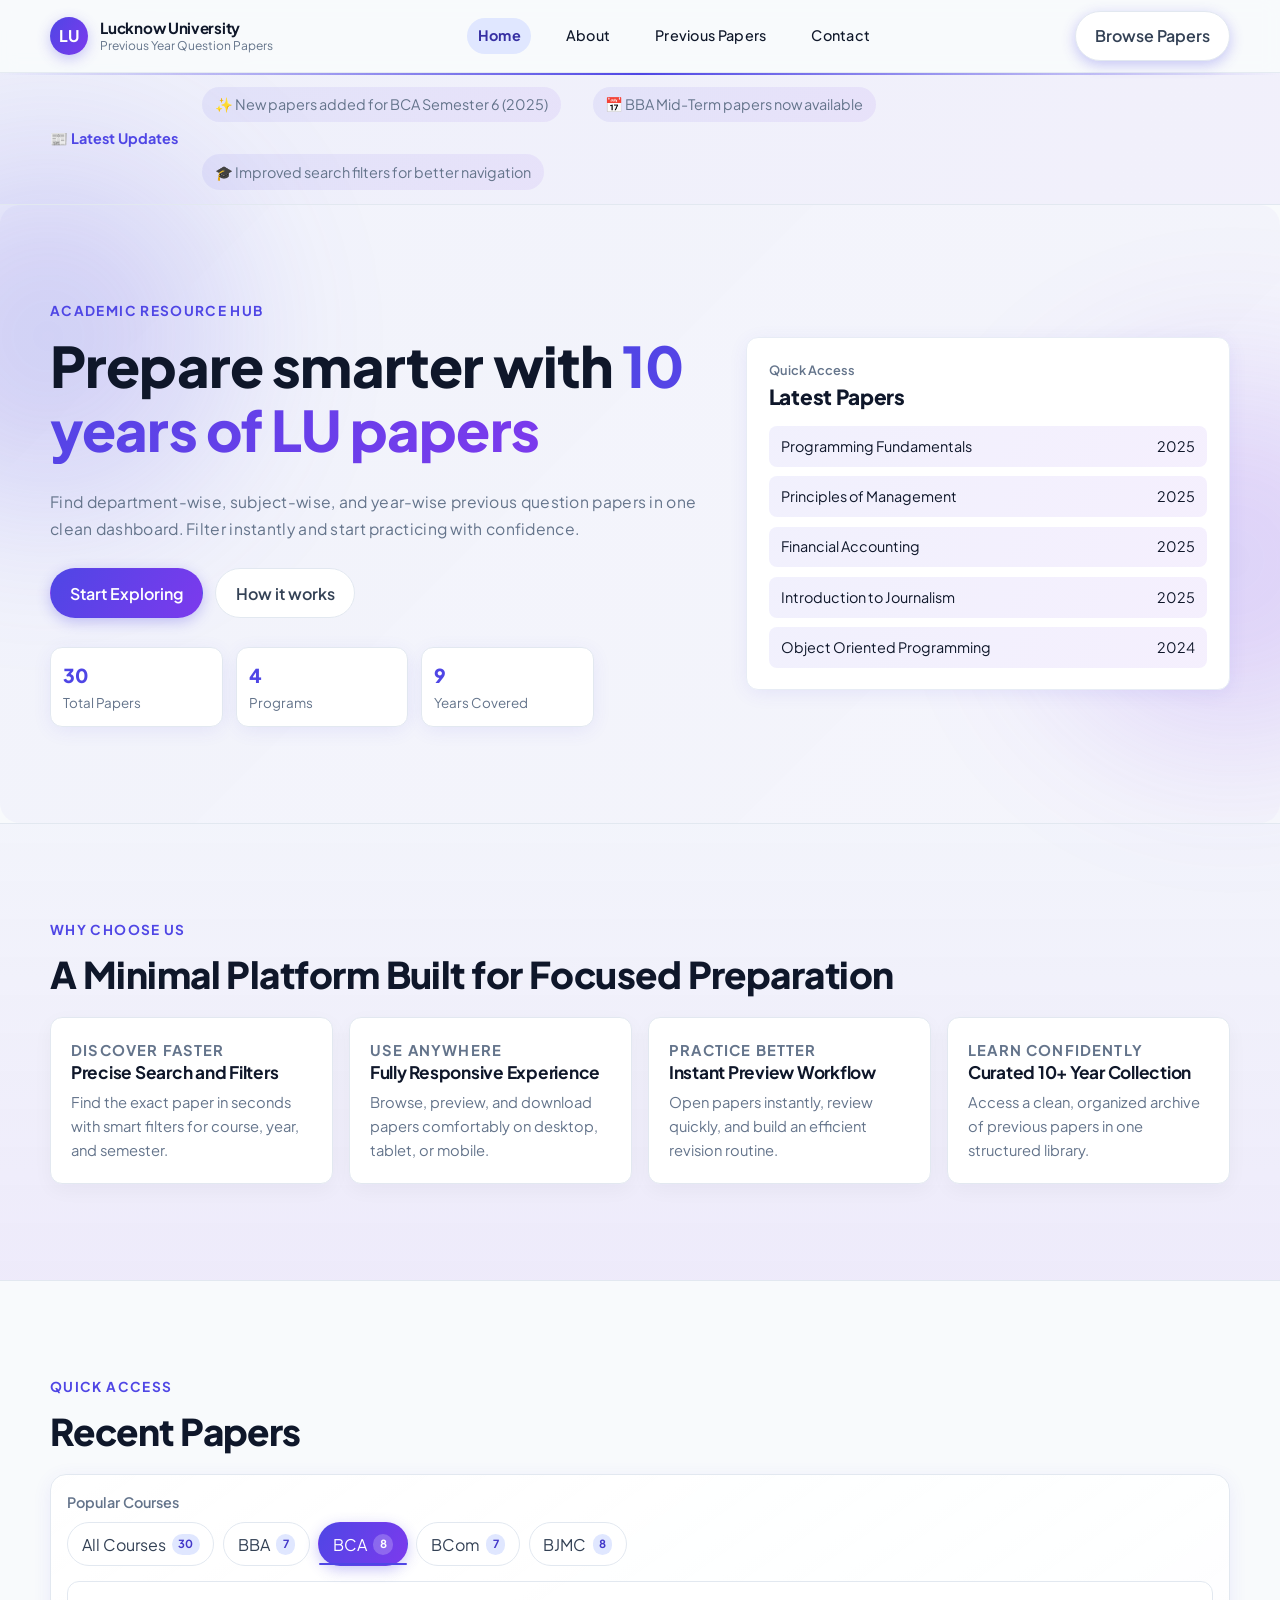
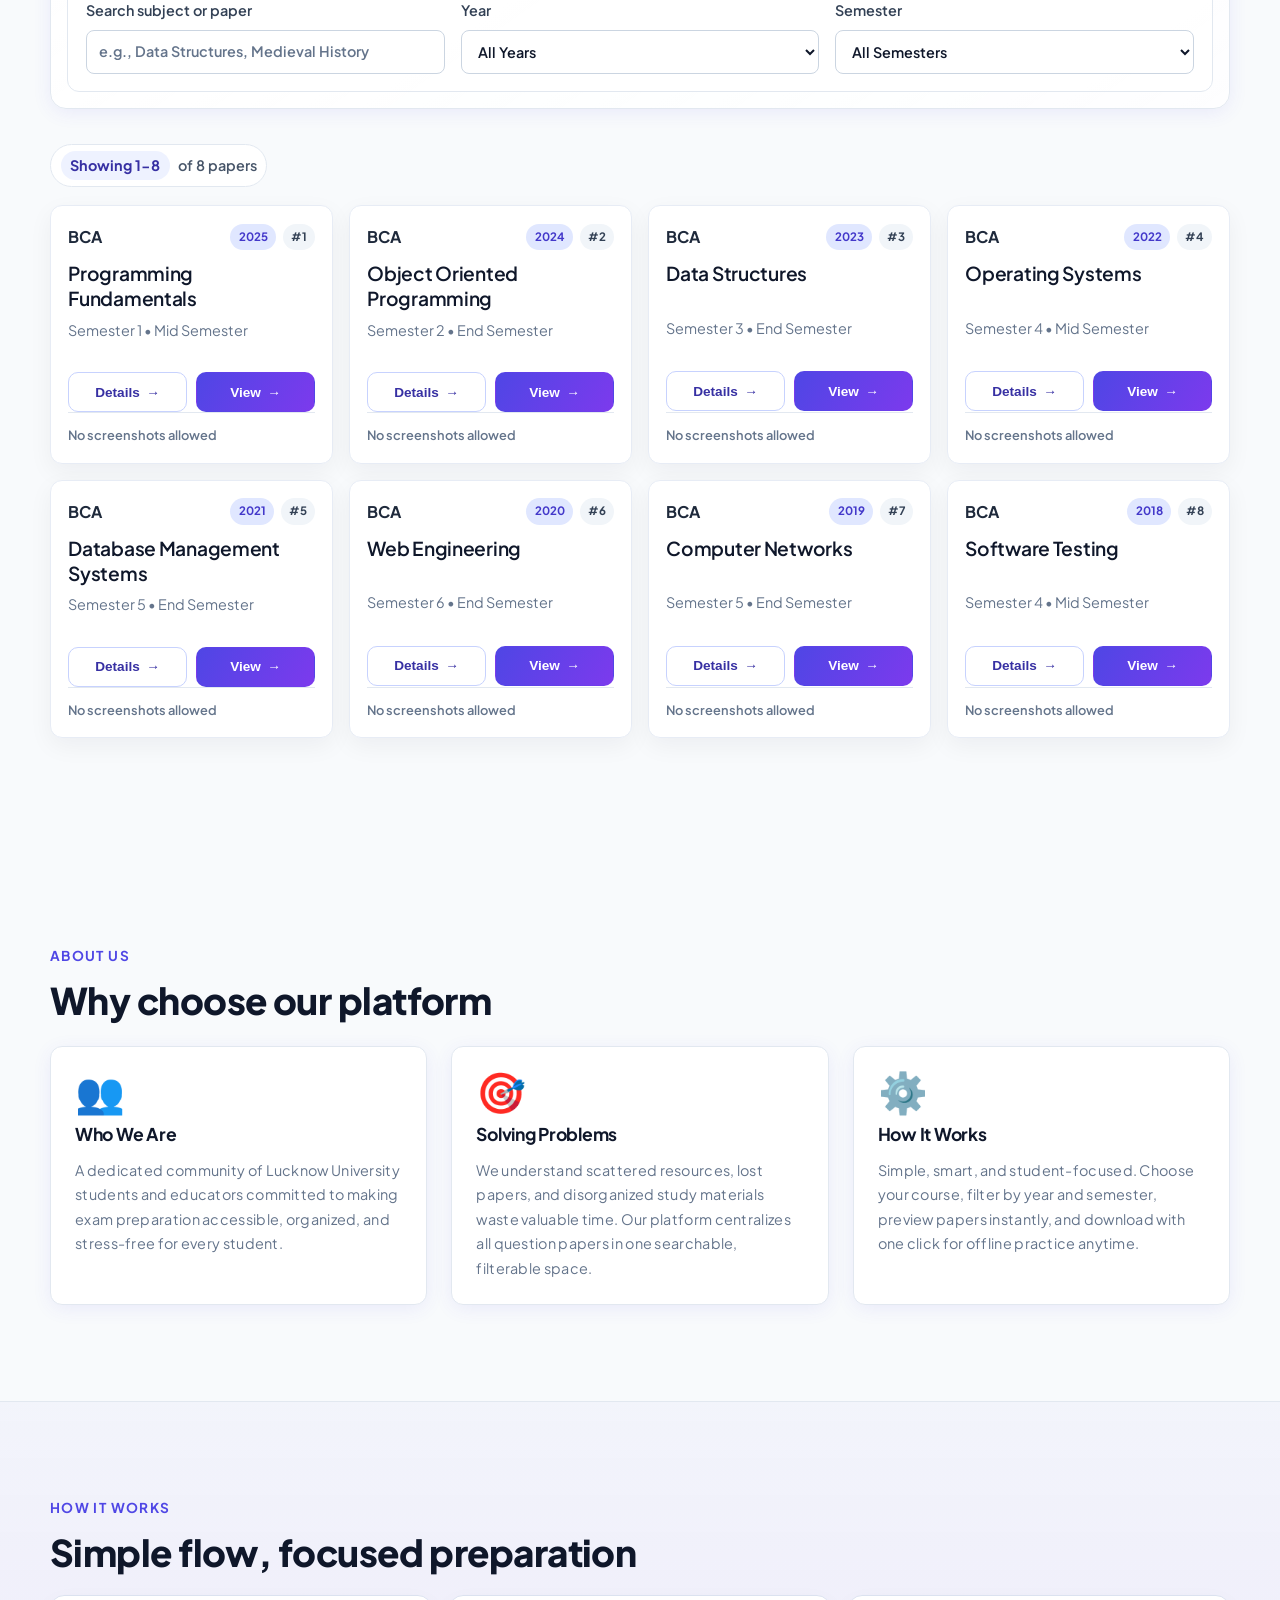
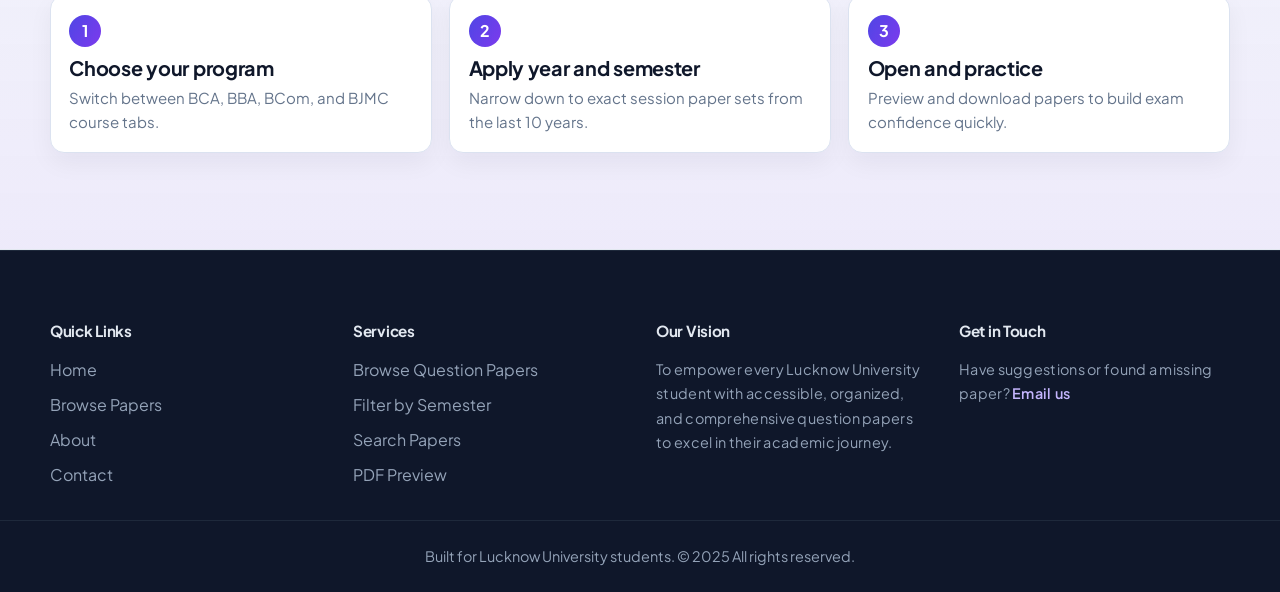
<file: index.html>
<!doctype html>
<html lang="en">

<head>
  <meta charset="UTF-8" />
  <meta name="viewport" content="width=device-width, initial-scale=1.0" />
  <title>Lucknow University Previous Year Papers</title>
  <meta name="description"
    content="Access and explore Lucknow University previous year question papers for the last 10 years with smart filters and fast search." />
  <link rel="preconnect" href="https://fonts.googleapis.com" />
  <link rel="preconnect" href="https://fonts.gstatic.com" crossorigin />
  <link href="https://fonts.googleapis.com/css2?family=Plus+Jakarta+Sans:wght@400;500;600;700;800&display=swap"
    rel="stylesheet" />
  <link rel="stylesheet" href="style.css" />
</head>

<body>
  <a class="skip-link" href="#main-content">Skip to main content</a>

  <div class="bg-orb orb-left" aria-hidden="true"></div>
  <div class="bg-orb orb-right" aria-hidden="true"></div>

  <header class="site-header">
    <div class="container nav-wrap">
      <div class="brand">
        <span class="brand-badge">LU</span>
        <div>
          <p class="brand-title">Lucknow University</p>
          <p class="brand-subtitle">Previous Year Question Papers</p>
        </div>
      </div>
      <button class="menu-toggle" id="menu-toggle" type="button" aria-expanded="false" aria-controls="main-nav"
        aria-label="Open navigation menu">
        <span></span>
        <span></span>
        <span></span>
      </button>
      <nav class="nav-menu" id="main-nav" aria-label="Main navigation">
        <a href="#home" class="nav-link">Home</a>
        <a href="#about" class="nav-link">About</a>
        <a href="#papers" class="nav-link">Previous Papers</a>
        <a href="#contact" class="nav-link">Contact</a>
      </nav>
      <a class="btn btn-secondary nav-cta" href="browse-papers.html">Browse Papers</a>
    </div>
  </header>

  <section class="running-news">
    <div class="container running-news-content">
      <span class="running-news-label">📰 Latest Updates</span>
      <div class="news-ticker">
        <p class="news-item">✨ New papers added for BCA Semester 6 (2025)</p>
        <p class="news-item">📅 BBA Mid-Term papers now available</p>
        <p class="news-item">
          🎓 Improved search filters for better navigation
        </p>
      </div>
    </div>
  </section>

  <main id="main-content">
    <section class="hero section" id="home">
      <div class="hero-background"></div>
      <div class="container hero-grid">
        <div class="hero-content reveal">
          <p class="eyebrow">Academic Resource Hub</p>
          <h1>
            Prepare smarter with
            <span class="text-gradient">10 years of LU papers</span>
          </h1>
          <p class="hero-text">
            Find department-wise, subject-wise, and year-wise previous
            question papers in one clean dashboard. Filter instantly and start
            practicing with confidence.
          </p>
          <div class="hero-actions">
            <a class="btn btn-primary" href="#papers">Start Exploring</a>
            <a class="btn btn-secondary" href="#how-it-works">How it works</a>
          </div>
          <div class="stats" id="stats"></div>
        </div>

        <aside class="hero-visual reveal" aria-label="Dashboard preview">
          <div class="visual-card">
            <p class="visual-label">Quick Access</p>
            <h2>Latest Papers</h2>
            <ul id="quick-papers" class="quick-papers"></ul>
          </div>
        </aside>
      </div>
    </section>

    <section class="features section section-alt">
      <div class="container">
        <div class="section-head reveal">
          <p class="eyebrow">Why Choose Us</p>
          <h2>A Minimal Platform Built for Focused Preparation</h2>
        </div>
        <div class="features-grid">
          <article class="feature-card reveal">
            <p class="feature-tag">Discover Faster</p>
            <h3>Precise Search and Filters</h3>
            <p>Find the exact paper in seconds with smart filters for course, year, and semester.</p>
          </article>
          <article class="feature-card reveal">
            <p class="feature-tag">Use Anywhere</p>
            <h3>Fully Responsive Experience</h3>
            <p>Browse, preview, and download papers comfortably on desktop, tablet, or mobile.</p>
          </article>
          <article class="feature-card reveal">
            <p class="feature-tag">Practice Better</p>
            <h3>Instant Preview Workflow</h3>
            <p>Open papers instantly, review quickly, and build an efficient revision routine.</p>
          </article>
          <article class="feature-card reveal">
            <p class="feature-tag">Learn Confidently</p>
            <h3>Curated 10+ Year Collection</h3>
            <p>Access a clean, organized archive of previous papers in one structured library.</p>
          </article>
        </div>
      </div>
    </section>

    <section id="papers" class="section">
      <div class="container">
        <div class="section-head reveal">
          <p class="eyebrow">Quick Access</p>
          <h2>Recent Papers</h2>
        </div>

        <div class="papers-shell reveal">
          <div class="category-wrap" aria-label="Course categories">
            <p class="category-title">Popular Courses</p>
            <div id="course-tabs" class="course-tabs" role="tablist" aria-label="Course tabs"></div>
          </div>

          <div class="filters" role="search" aria-label="Filter papers">
            <label>
              Search subject or paper
              <input id="search-input" type="text" placeholder="e.g., Data Structures, Medieval History" />
            </label>
            <label>
              Year
              <select id="year-filter"></select>
            </label>
            <label>
              Semester
              <select id="semester-filter"></select>
            </label>
          </div>
        </div>

        <div id="result-meta" class="result-meta reveal"></div>
        <div id="paper-grid" class="paper-grid" aria-live="polite"></div>
        <div id="pagination" class="pagination" aria-label="Papers pagination"></div>
        <p id="empty-state" class="empty-state" hidden>
          No papers found. Try changing your filters.
        </p>
      </div>
    </section>

    <section class="section" id="about">
      <div class="container">
        <div class="section-head reveal">
          <p class="eyebrow">About Us</p>
          <h2>Why choose our platform</h2>
        </div>
        <div class="review-grid">
          <article class="review-card reveal">
            <div class="review-icon">👥</div>
            <h3><span class="bold">Who We Are</span></h3>
            <p>
              A dedicated community of Lucknow University students and
              educators committed to making exam preparation accessible,
              organized, and stress-free for every student.
            </p>
          </article>
          <article class="review-card reveal">
            <div class="review-icon">🎯</div>
            <h3><span class="bold">Solving Problems</span></h3>
            <p>
              We understand scattered resources, lost papers, and disorganized
              study materials waste valuable time. Our platform centralizes
              all question papers in one searchable, filterable space.
            </p>
          </article>
          <article class="review-card reveal">
            <div class="review-icon">⚙️</div>
            <h3><span class="bold">How It Works</span></h3>
            <p>
              Simple, smart, and student-focused. Choose your course, filter
              by year and semester, preview papers instantly, and download
              with one click for offline practice anytime.
            </p>
          </article>
        </div>
      </div>
    </section>

    <section id="how-it-works" class="section section-alt">
      <div class="container">
        <div class="section-head reveal">
          <p class="eyebrow">How It Works</p>
          <h2>Simple flow, focused preparation</h2>
        </div>
        <div class="steps-grid">
          <article class="step-card reveal">
            <span class="step-number">1</span>
            <h3>Choose your program</h3>
            <p>Switch between BCA, BBA, BCom, and BJMC course tabs.</p>
          </article>
          <article class="step-card reveal">
            <span class="step-number">2</span>
            <h3>Apply year and semester</h3>
            <p>
              Narrow down to exact session paper sets from the last 10 years.
            </p>
          </article>
          <article class="step-card reveal">
            <span class="step-number">3</span>
            <h3>Open and practice</h3>
            <p>
              Preview and download papers to build exam confidence quickly.
            </p>
          </article>
        </div>
      </div>
    </section>
  </main>

  <footer class="site-footer" id="contact">
    <div class="container footer-wrap">
      <div class="footer-section">
        <h4>Quick Links</h4>
        <ul class="footer-links">
          <li><a href="#home">Home</a></li>
          <li><a href="browse-papers.html">Browse Papers</a></li>
          <li><a href="#about">About</a></li>
          <li><a href="#contact">Contact</a></li>
        </ul>
      </div>
      <div class="footer-section">
        <h4>Services</h4>
        <ul class="footer-links">
          <li><a href="#papers">Browse Question Papers</a></li>
          <li><a href="#papers">Filter by Semester</a></li>
          <li><a href="#papers">Search Papers</a></li>
          <li><a href="#papers">PDF Preview</a></li>
        </ul>
      </div>
      <div class="footer-section">
        <h4>Our Vision</h4>
        <p class="footer-vision">
          To empower every Lucknow University student with accessible,
          organized, and comprehensive question papers to excel in their
          academic journey.
        </p>
      </div>
      <div class="footer-section">
        <h4>Get in Touch</h4>
        <p class="footer-contact">
          Have suggestions or found a missing paper?
          <a href="mailto:support@lupapers.com">Email us</a>
        </p>
      </div>
    </div>
    <div class="footer-bottom">
      <div class="container">
        <p>
          Built for Lucknow University students. © 2025 All rights reserved.
        </p>
      </div>
    </div>
  </footer>

  <div id="paper-modal" class="paper-modal" role="dialog" aria-modal="true" aria-labelledby="paper-modal-title"
    aria-describedby="paper-modal-meta" aria-hidden="true" hidden>
    <div class="paper-modal-dialog">
      <div class="paper-modal-head">
        <div>
          <h3 id="paper-modal-title">Question Paper Preview</h3>
          <p id="paper-modal-meta" class="paper-modal-meta"></p>
        </div>
        <button id="paper-modal-close" class="icon-close" type="button" aria-label="Close preview">
          ×
        </button>
      </div>
      <div class="paper-modal-actions">
        <button id="paper-modal-download" class="btn btn-primary" type="button">
          Download PDF
        </button>
        <a id="paper-modal-open-new" class="btn btn-secondary" href="#" target="_blank" rel="noopener noreferrer">Open
          in New Tab</a>
      </div>
      <iframe id="paper-modal-frame" class="paper-modal-frame" title="Question paper PDF preview"></iframe>
    </div>
  </div>

  <div id="paper-detail-modal" class="paper-detail-modal" role="dialog" aria-modal="true"
    aria-labelledby="detail-modal-title" aria-hidden="true" hidden>
    <div class="paper-detail-dialog">
      <button id="detail-modal-close" class="detail-close-btn" type="button" aria-label="Close details">
        ✕
      </button>
      <div class="detail-content">
        <div class="detail-header">
          <div class="detail-badge" id="detail-badge"></div>
          <h2 id="detail-modal-title" class="detail-title"></h2>
        </div>

        <div class="detail-grid">
          <div class="detail-item">
            <span class="detail-label">Course</span>
            <p class="detail-value" id="detail-course"></p>
          </div>
          <div class="detail-item">
            <span class="detail-label">Year</span>
            <p class="detail-value" id="detail-year"></p>
          </div>
          <div class="detail-item">
            <span class="detail-label">Semester</span>
            <p class="detail-value" id="detail-semester"></p>
          </div>
          <div class="detail-item">
            <span class="detail-label">Exam Type</span>
            <p class="detail-value" id="detail-exam"></p>
          </div>
        </div>

        <div class="detail-section">
          <h3>About This Paper</h3>
          <p id="detail-description" class="detail-description">
            This question paper is designed to assess your understanding of
            the subject. It contains comprehensive questions covering all
            major topics and concepts taught during the semester.
          </p>
        </div>

        <div class="detail-section">
          <h3>How to Use</h3>
          <ul class="detail-tips">
            <li>Read all questions carefully before starting</li>
            <li>Allocate time wisely for each question</li>
            <li>Practice multiple times for better retention</li>
            <li>Compare your answers with model solutions</li>
          </ul>
        </div>

        <div class="detail-actions">
          <button id="detail-open-btn" class="btn btn-primary" type="button" data-paper-id="">
            View PDF
          </button>
          <a href="#papers" id="detail-back-btn" class="btn btn-secondary">
            Back to Papers
          </a>
        </div>
      </div>
    </div>
  </div>

  <script type="module" src="script.js"></script>
</body>

</html>
</file>
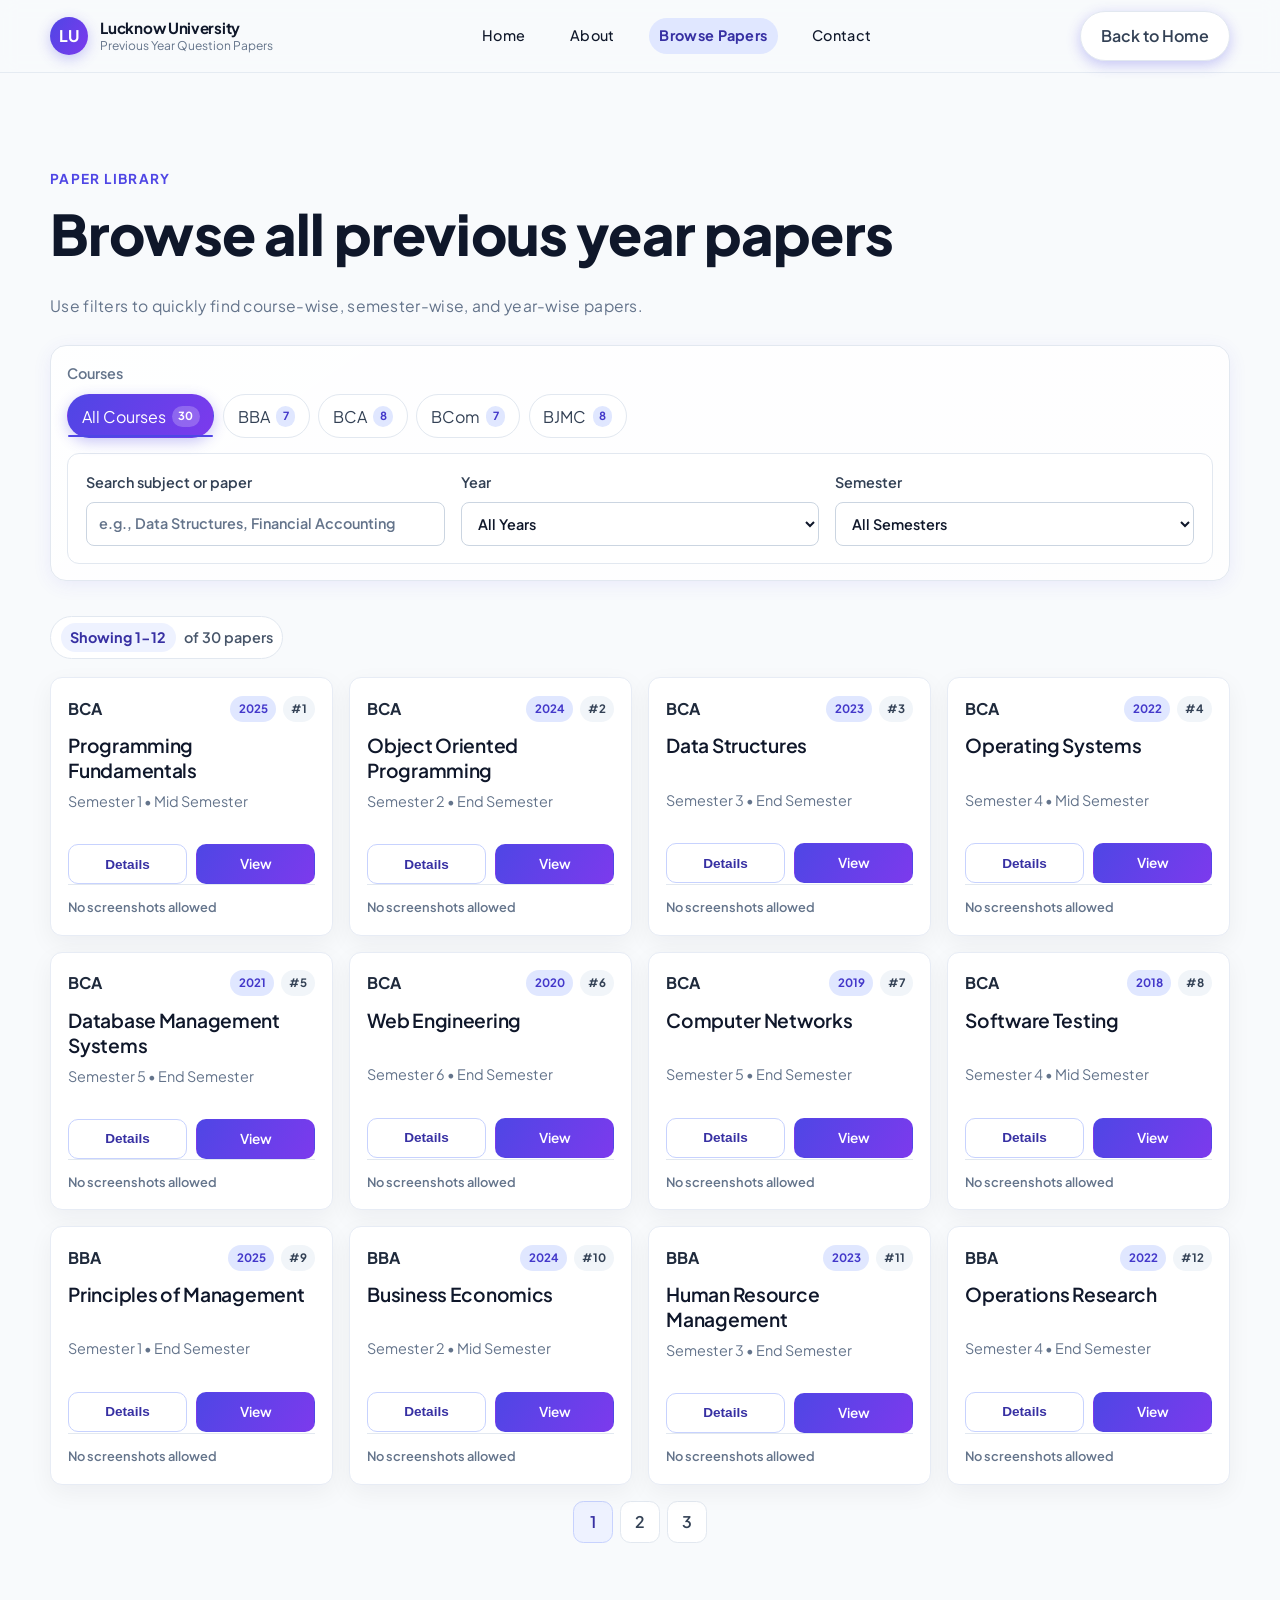
<file: browse-papers.html>
<!doctype html>
<html lang="en">

<head>
  <meta charset="UTF-8" />
  <meta name="viewport" content="width=device-width, initial-scale=1.0" />
  <title>Browse Papers | Lucknow University</title>
  <meta name="description" content="Browse all Lucknow University previous year question papers with smart filters." />
  <link rel="preconnect" href="https://fonts.googleapis.com" />
  <link rel="preconnect" href="https://fonts.gstatic.com" crossorigin />
  <link href="https://fonts.googleapis.com/css2?family=Plus+Jakarta+Sans:wght@400;500;600;700;800&display=swap"
    rel="stylesheet" />
  <link rel="stylesheet" href="style.css" />
</head>

<body class="browse-page">
  <header class="site-header">
    <div class="container nav-wrap">
      <div class="brand">
        <span class="brand-badge">LU</span>
        <div>
          <p class="brand-title">Lucknow University</p>
          <p class="brand-subtitle">Previous Year Question Papers</p>
        </div>
      </div>
      <nav class="nav-menu" id="browse-main-nav" aria-label="Main navigation">
        <a href="index.html#home" class="nav-link">Home</a>
        <a href="index.html#about" class="nav-link">About</a>
        <a href="browse-papers.html" class="nav-link is-active" aria-current="page">Browse Papers</a>
        <a href="index.html#contact" class="nav-link">Contact</a>
      </nav>
      <a class="btn btn-secondary nav-cta" href="index.html">Back to Home</a>
    </div>
  </header>

  <main class="section">
    <div class="container">
      <div class="section-head">
        <p class="eyebrow">Paper Library</p>
        <h1>Browse all previous year papers</h1>
        <p class="hero-text">Use filters to quickly find course-wise, semester-wise, and year-wise papers.</p>
      </div>

      <div class="papers-shell">
        <div class="category-wrap" aria-label="Course categories">
          <p class="category-title">Courses</p>
          <div id="course-tabs" class="course-tabs" role="tablist" aria-label="Course tabs"></div>
        </div>

        <div class="filters" role="search" aria-label="Filter papers">
          <label>
            Search subject or paper
            <input id="search-input" type="text" placeholder="e.g., Data Structures, Financial Accounting" />
          </label>
          <label>
            Year
            <select id="year-filter"></select>
          </label>
          <label>
            Semester
            <select id="semester-filter"></select>
          </label>
        </div>
      </div>

      <div id="result-meta" class="result-meta"></div>
      <div id="paper-grid" class="paper-grid" aria-live="polite"></div>
      <div id="pagination" class="pagination" aria-label="Papers pagination"></div>
      <p id="empty-state" class="empty-state" hidden>No papers found. Try changing your filters.</p>
    </div>
  </main>

  <script type="module" src="browse-papers.js"></script>
</body>

</html>
</file>
<file: style.css>
:root {
  --bg: #f8fafc;
  --surface: #ffffff;
  --primary: #4f46e5;
  --secondary: #7c3aed;
  --text-main: #0f172a;
  --text-muted: #64748b;
  --border: #e2e8f0;
  --success: #10b981;
  --shadow-soft: 0 4px 20px -2px rgba(79, 70, 229, 0.1);
  --shadow-hover:
    0 10px 25px -5px rgba(79, 70, 229, 0.15),
    0 8px 10px -6px rgba(79, 70, 229, 0.1);
  --shadow-btn: 0 4px 14px 0 rgba(79, 70, 229, 0.3);
  --radius-xl: 12px;
  --radius-lg: 8px;
  --section-space-desktop: 5.5rem;
  --section-space-mobile: 2.75rem;
}

* {
  box-sizing: border-box;
}

html {
  scroll-behavior: smooth;
  overflow-x: hidden;
}

html,
body {
  margin: 0;
  padding: 0;
}

body {
  font-family: "Plus Jakarta Sans", sans-serif;
  background: var(--bg);
  color: var(--text-main);
  line-height: 1.6;
  overflow-x: clip;
}

body.modal-open {
  overflow: hidden;
}

.skip-link {
  position: absolute;
  left: -999px;
  top: -999px;
}

.skip-link:focus-visible {
  left: 1rem;
  top: 1rem;
  background: #fff;
  padding: 0.6rem 0.9rem;
  border-radius: 0.5rem;
  border: 1px solid var(--border);
}

.container {
  width: min(100% - 2rem, 1180px);
  margin-inline: auto;
  max-width: 100%;
}

.section {
  padding: var(--section-space-desktop) 0;
  position: relative;
}

.hero {
  position: relative;
}

.section-alt {
  background: linear-gradient(180deg,
      rgba(79, 70, 229, 0.03),
      rgba(124, 58, 237, 0.08));
  border-top: 1px solid var(--border);
  border-bottom: 1px solid var(--border);
}

.bg-orb {
  position: fixed;
  width: 26rem;
  height: 26rem;
  border-radius: 50%;
  filter: blur(80px);
  z-index: -2;
  opacity: 0.35;
}

.orb-left {
  background: radial-gradient(circle at center,
      rgba(79, 70, 229, 0.8),
      rgba(79, 70, 229, 0));
  left: -10rem;
  top: 8rem;
}

.orb-right {
  background: radial-gradient(circle at center,
      rgba(124, 58, 237, 0.75),
      rgba(124, 58, 237, 0));
  right: -10rem;
  top: 22rem;
}

.site-header {
  position: sticky;
  top: 0;
  backdrop-filter: blur(8px);
  background: rgba(248, 250, 252, 0.82);
  border-bottom: 1px solid rgba(226, 232, 240, 0.8);
  z-index: 50;
}

.running-news {
  background: linear-gradient(120deg,
      rgba(79, 70, 229, 0.05),
      rgba(124, 58, 237, 0.05));
  border-bottom: 1px solid var(--border);
  padding: 0.85rem 0;
  position: relative;
  overflow: hidden;
}

.running-news::before {
  content: "";
  position: absolute;
  top: 0;
  left: 0;
  right: 0;
  height: 2px;
  background: linear-gradient(90deg, transparent, var(--primary), transparent);
  animation: shimmer 3s ease-in-out infinite;
}

.running-news-content {
  display: flex;
  align-items: center;
  gap: 1.5rem;
  flex-wrap: wrap;
  animation: fadeInDown 600ms ease-out;
}

.running-news-label {
  font-weight: 700;
  color: var(--primary);
  font-size: 0.9rem;
  white-space: nowrap;
  animation: pulse 2s ease-in-out infinite;
}

.news-ticker {
  display: flex;
  gap: 2rem;
  overflow-x: hidden;
  scroll-behavior: smooth;
  flex: 1;
  flex-wrap: wrap;
}

.news-item {
  margin: 0;
  color: var(--text-muted);
  font-size: 0.9rem;
  white-space: nowrap;
  flex-shrink: 0;
  padding: 0.4rem 0.8rem;
  background: linear-gradient(120deg,
      rgba(79, 70, 229, 0.08),
      rgba(124, 58, 237, 0.08));
  border-radius: 999px;
  animation: slideInRight 600ms ease-out;
}

.news-ticker::-webkit-scrollbar {
  display: none;
}

.nav-wrap {
  min-height: 4.5rem;
  display: flex;
  align-items: center;
  justify-content: space-between;
  gap: 1rem;
}

.nav-menu {
  display: flex;
  align-items: center;
  gap: 1.5rem;
}

.menu-toggle {
  display: none;
  width: 42px;
  height: 42px;
  border: 1px solid var(--border);
  border-radius: 10px;
  background: #fff;
  padding: 0.5rem;
  cursor: pointer;
  align-items: center;
  justify-content: center;
  flex-direction: column;
  gap: 4px;
}

.menu-toggle span {
  width: 18px;
  height: 2px;
  border-radius: 999px;
  background: #334155;
  transition: transform 200ms ease, opacity 200ms ease;
}

.menu-toggle[aria-expanded="true"] span:nth-child(1) {
  transform: translateY(6px) rotate(45deg);
}

.menu-toggle[aria-expanded="true"] span:nth-child(2) {
  opacity: 0;
}

.menu-toggle[aria-expanded="true"] span:nth-child(3) {
  transform: translateY(-6px) rotate(-45deg);
}

.nav-link {
  color: var(--text-main);
  text-decoration: none;
  font-weight: 500;
  font-size: clamp(0.9rem, 1vw, 0.95rem);
  transition: color 200ms ease;
  letter-spacing: 0.3px;
  padding: 0.4rem 0.65rem;
  border-radius: 999px;
  display: inline-flex;
  align-items: center;
}

.nav-link:hover {
  color: var(--primary);
  background: rgba(79, 70, 229, 0.08);
}

.nav-link:focus-visible {
  outline: none;
  color: var(--primary);
  box-shadow: 0 0 0 2px rgba(79, 70, 229, 0.2);
}

.nav-link.is-active {
  color: #3730a3;
  background: #e0e7ff;
  font-weight: 700;
}

.nav-cta {
  min-width: 150px;
  color: #ffffff;
  background: linear-gradient(120deg, var(--primary), var(--secondary));
  border-color: transparent;
  box-shadow: var(--shadow-btn);
}

.nav-cta:hover {
  color: #ffffff;
  background: linear-gradient(120deg, #4338ca, #6d28d9);
  border-color: transparent;
}

.brand {
  display: flex;
  align-items: center;
  gap: 0.75rem;
}

.brand-badge {
  width: 2.4rem;
  height: 2.4rem;
  border-radius: 999px;
  display: grid;
  place-items: center;
  font-weight: 700;
  color: #fff;
  background: linear-gradient(120deg, var(--primary), var(--secondary));
  box-shadow: var(--shadow-btn);
}

.brand-title {
  margin: 0;
  font-weight: 700;
  font-size: clamp(0.95rem, 1vw, 0.98rem);
  line-height: 1.3;
  letter-spacing: -0.3px;
}

.brand-subtitle {
  margin: 0;
  color: var(--text-muted);
  font-size: clamp(0.75rem, 0.9vw, 0.82rem);
  line-height: 1.3;
}

.hero-grid {
  display: grid;
  gap: 2rem;
  align-items: center;
}

.hero-background {
  position: absolute;
  inset: 0;
  background: linear-gradient(135deg,
      rgba(79, 70, 229, 0.08),
      rgba(124, 58, 237, 0.05));
  border-radius: 20px;
  z-index: 0;
  opacity: 0.5;
}

.hero-content {
  position: relative;
  z-index: 1;
}

.hero-visual {
  position: relative;
  z-index: 1;
}

.eyebrow {
  margin: 0 0 0.8rem;
  color: var(--primary);
  font-size: 0.85rem;
  font-weight: 700;
  letter-spacing: 0.1em;
  text-transform: uppercase;
  line-height: 1.4;
}

h1,
h2,
h3 {
  margin: 0;
  line-height: 1.2;
  letter-spacing: -0.015em;
}

h1 {
  font-size: clamp(2rem, 4.4vw, 3.5rem);
  font-weight: 800;
  line-height: 1.15;
  margin-bottom: 0.5em;
}

h2 {
  font-size: clamp(1.55rem, 3vw, 2.3rem);
  font-weight: 800;
  margin-bottom: 0.4em;
}

h3 {
  font-size: clamp(1rem, 1.6vw, 1.24rem);
  font-weight: 700;
  margin-bottom: 0.3em;
}

.text-gradient {
  background: linear-gradient(120deg, var(--primary), var(--secondary));
  -webkit-background-clip: text;
  background-clip: text;
  color: transparent;
}

.hero-text {
  color: var(--text-muted);
  max-width: 60ch;
  margin: 1rem 0 1.6rem;
  font-size: clamp(0.98rem, 1vw, 1.08rem);
  line-height: 1.7;
  letter-spacing: 0.3px;
}

.hero-actions {
  display: flex;
  flex-wrap: wrap;
  gap: 0.75rem;
  margin-bottom: 1.8rem;
}

.btn {
  min-height: 44px;
  padding: 0.7rem 1.2rem;
  border-radius: 999px;
  border: 1px solid transparent;
  text-decoration: none;
  font-weight: 600;
  transition:
    transform 200ms ease,
    box-shadow 200ms ease,
    background-color 200ms ease,
    border-color 200ms ease;
  display: inline-flex;
  align-items: center;
  justify-content: center;
  position: relative;
  overflow: hidden;
}

.btn::before {
  content: "";
  position: absolute;
  inset: 0;
  background: rgba(255, 255, 255, 0.15);
  transform: translateX(-100%);
  transition: transform 350ms ease;
  pointer-events: none;
}

.btn:hover::before {
  transform: translateX(100%);
}

.btn-primary {
  color: #fff;
  background: linear-gradient(120deg, var(--primary), var(--secondary));
  box-shadow: var(--shadow-btn);
}

.btn-primary:hover {
  transform: translateY(-2px);
  box-shadow: 0 10px 24px rgba(79, 70, 229, 0.35);
}

.btn-secondary {
  color: #334155;
  background: #fff;
  border-color: var(--border);
}

.btn-secondary:hover {
  background: #f8fafc;
  border-color: #cbd5e1;
  transform: translateY(-2px);
}

.stats {
  display: grid;
  gap: 0.8rem;
  grid-template-columns: repeat(3, minmax(0, 1fr));
  max-width: 34rem;
}

.stat-item {
  background: #fff;
  border: 1px solid var(--border);
  border-radius: var(--radius-xl);
  padding: 0.75rem;
  box-shadow: var(--shadow-soft);
}

.stat-value {
  margin: 0;
  color: var(--primary);
  font-weight: 800;
  font-size: 1.2rem;
}

.stat-label {
  margin: 0.1rem 0 0;
  color: var(--text-muted);
  font-size: 0.84rem;
}

.hero-content {
  animation: slideInLeft 500ms ease-out;
}

.hero-visual {
  perspective: 2000px;
  animation: slideInRight 500ms ease-out;
}

.visual-card {
  background: var(--surface);
  border: 1px solid #e7ecf5;
  border-radius: var(--radius-xl);
  box-shadow: var(--shadow-soft);
  padding: 1.35rem;
  transform: translateY(0);
  transition:
    transform 300ms ease-out,
    box-shadow 300ms ease;
}

.visual-card:hover {
  transform: translateY(-4px);
  box-shadow: 0 14px 28px rgba(79, 70, 229, 0.1);
}

.visual-label {
  margin: 0;
  font-size: 0.8rem;
  color: var(--text-muted);
  font-weight: 600;
}

.visual-card h2 {
  margin-top: 0.3rem;
  font-size: 1.3rem;
}

.quick-papers {
  margin: 1rem 0 0;
  padding: 0;
  list-style: none;
  display: grid;
  gap: 0.6rem;
}

.quick-papers li {
  background: linear-gradient(120deg,
      rgba(79, 70, 229, 0.08),
      rgba(124, 58, 237, 0.08));
  border-radius: var(--radius-lg);
  padding: 0.55rem 0.75rem;
  display: flex;
  justify-content: space-between;
  gap: 0.75rem;
  font-size: 0.9rem;
}

.section-head {
  margin-bottom: 1.3rem;
  animation: fadeInUp 500ms ease-out;
}

.features-grid {
  display: grid;
  gap: 1rem;
  grid-template-columns: repeat(auto-fit, minmax(220px, 1fr));
}

.feature-card {
  background: #fff;
  border: 1px solid var(--border);
  border-radius: var(--radius-xl);
  padding: 1.25rem;
  box-shadow: 0 6px 20px rgba(15, 23, 42, 0.04);
  transition: transform 220ms ease, border-color 220ms ease, box-shadow 220ms ease;
}

.feature-card:hover {
  transform: translateY(-4px);
  border-color: #c7d2fe;
  box-shadow: 0 12px 30px rgba(79, 70, 229, 0.12);
}

.feature-tag {
  margin: 0 0 0.45rem;
  font-size: 0.75rem;
  font-weight: 700;
  letter-spacing: 0.08em;
  text-transform: uppercase;
  color: var(--primary);
}

.feature-card h3 {
  font-size: 1.08rem;
  margin-bottom: 0.45rem;
}

.feature-card p {
  margin: 0;
  color: var(--text-muted);
  font-size: 0.92rem;
  line-height: 1.65;
}

.papers-shell {
  background: linear-gradient(145deg, rgba(255, 255, 255, 0.92), rgba(255, 255, 255, 0.82));
  border: 1px solid var(--border);
  border-radius: 16px;
  box-shadow: var(--shadow-soft);
  padding: 1rem;
  margin-bottom: 1rem;
}

.category-wrap {
  margin-bottom: 0.9rem;
}

.category-title {
  margin: 0 0 0.55rem;
  color: var(--text-muted);
  font-weight: 600;
  font-size: 0.9rem;
}

.course-tabs {
  display: flex;
  flex-wrap: wrap;
  gap: 0.55rem;
}

.course-tab {
  min-height: 44px;
  border-radius: 999px;
  border: 1px solid var(--border);
  background: #fff;
  color: #334155;
  padding: 0.48rem 0.85rem;
  font: inherit;
  display: inline-flex;
  align-items: center;
  gap: 0.4rem;
  cursor: pointer;
  transition:
    transform 160ms ease,
    box-shadow 160ms ease,
    border-color 160ms ease,
    background-color 180ms ease;
  position: relative;
}

.course-tab small {
  background: #e0e7ff;
  color: #4338ca;
  border-radius: 999px;
  padding: 0.1rem 0.4rem;
  font-weight: 700;
  font-size: 0.7rem;
  transition: all 200ms ease;
}

.course-tab::after {
  content: "";
  position: absolute;
  bottom: 0;
  left: 0;
  right: 0;
  height: 2px;
  background: var(--primary);
  transform: scaleX(0);
  transition: transform 300ms ease;
  border-radius: 999px;
}

.course-tab:hover {
  transform: translateY(-2px);
  border-color: #c7d2fe;
}

.course-tab.is-active::after {
  transform: scaleX(1);
}

.course-tab.is-active {
  color: #fff;
  border-color: transparent;
  background: linear-gradient(120deg, var(--primary), var(--secondary));
  box-shadow: var(--shadow-btn);
}

.course-tab.is-active small {
  background: rgba(255, 255, 255, 0.22);
  color: #fff;
}

.filters {
  display: grid;
  gap: 1rem;
  grid-template-columns: repeat(auto-fit, minmax(180px, 1fr));
  background: rgba(255, 255, 255, 0.92);
  border: 1px solid var(--border);
  border-radius: var(--radius-xl);
  box-shadow: none;
  padding: 1.1rem;
  animation: fadeInUp 500ms ease-out 200ms backwards;
}

.filters label {
  display: grid;
  gap: 0.45rem;
  color: #334155;
  font-weight: 600;
  font-size: 0.9rem;
}

input,
select {
  width: 100%;
  border: 1px solid #cbd5e1;
  border-radius: var(--radius-lg);
  min-height: 44px;
  padding: 0.6rem 0.75rem;
  color: var(--text-main);
  background: #fff;
  font: inherit;
  transition:
    border-color 200ms ease,
    box-shadow 200ms ease,
    background-color 200ms ease;
}

input:focus,
select:focus {
  border-color: var(--primary);
  background: rgba(79, 70, 229, 0.02);
}

input::placeholder {
  color: var(--text-muted);
}

.result-meta {
  margin: 1.15rem 0;
  display: inline-flex;
  align-items: center;
  gap: 0.5rem;
  background: #fff;
  border: 1px solid var(--border);
  border-radius: 999px;
  padding: 0.4rem 0.6rem;
  font-size: 0.9rem;
  line-height: 1.2;
}

.result-meta-chip {
  background: #eef2ff;
  color: #3730a3;
  border-radius: 999px;
  padding: 0.35rem 0.6rem;
  font-weight: 700;
}

.result-meta-total {
  color: #475569;
  font-weight: 600;
}

.paper-grid {
  display: grid;
  gap: 1rem;
  grid-template-columns: repeat(auto-fill, minmax(260px, 1fr));
  align-items: stretch;
  width: 100%;
}

.paper-grid[aria-busy="true"] {
  pointer-events: none;
}

.paper-card {
  background: var(--surface);
  border: 1px solid #e7ecf5;
  border-radius: var(--radius-xl);
  box-shadow: 0 8px 24px rgba(15, 23, 42, 0.05);
  padding: 1.08rem;
  display: flex;
  flex-direction: column;
  min-height: 250px;
  transition:
    transform 280ms ease-out,
    box-shadow 280ms ease,
    border-color 280ms ease;
  position: relative;
  overflow: visible;
  cursor: pointer;
}

.paper-card::before {
  content: none;
}

.paper-card:hover::before {
  content: none;
}

.paper-card:hover {
  transform: translateY(-4px);
  box-shadow: 0 14px 30px rgba(79, 70, 229, 0.12);
  border-color: #cbd5e1;
}

.paper-number {
  background: #f1f5f9;
  color: #334155;
  font-weight: 700;
  font-size: 0.72rem;
  padding: 0.25rem 0.5rem;
  border-radius: 999px;
  animation: none;
}

.paper-card-head {
  display: flex;
  align-items: center;
  justify-content: space-between;
  gap: 0.6rem;
  margin-bottom: 0.7rem;
}

.paper-badges {
  display: flex;
  align-items: center;
  gap: 0.4rem;
}

.paper-course {
  margin: 0;
  font-weight: 700;
  color: #1e293b;
}

.paper-year {
  font-size: 0.72rem;
  font-weight: 700;
  color: #4338ca;
  background: #e0e7ff;
  border-radius: 999px;
  padding: 0.25rem 0.55rem;
  box-shadow: none;
}

.paper-title {
  margin-bottom: 0.52rem;
  font-size: clamp(1.05rem, 1.5vw, 1.25rem);
  letter-spacing: -0.015em;
  line-height: 1.3;
  display: -webkit-box;
  -webkit-line-clamp: 2;
  -webkit-box-orient: vertical;
  overflow: hidden;
  min-height: 2.5em;
  font-weight: 600;
}

.paper-meta {
  margin: 0;
  color: var(--text-muted);
  font-size: clamp(0.9rem, 1vw, 0.95rem);
  line-height: 1.5;
  min-height: 1.6em;
}

.paper-note {
  margin-top: auto;
  padding-top: 0.75rem;
  font-size: 0.8rem;
  color: #64748b;
  font-weight: 600;
  border-top: 1px solid #e2e8f0;
}

.paper-link {
  margin-top: 0.9rem;
  display: inline-flex;
  gap: 0.4rem;
  align-items: center;
  color: var(--primary);
  text-decoration: none;
  font-weight: 700;
}

.paper-link span {
  transition: transform 200ms ease;
}

.paper-link:hover span {
  transform: translateX(4px);
}

.paper-actions {
  margin-top: auto;
  padding-top: 0.95rem;
  display: flex;
  align-items: center;
  gap: 0.6rem;
  flex-wrap: wrap;
}

.paper-open-btn {
  flex: 1;
  min-height: 40px;
  border: 1px solid transparent;
  background: linear-gradient(120deg, var(--primary), var(--secondary));
  color: #fff;
  border-radius: 10px;
  padding: 0.5rem 0.75rem;
  font-size: 0.85rem;
  font-weight: 600;
  cursor: pointer;
  display: inline-flex;
  align-items: center;
  justify-content: center;
  gap: 0.4rem;
  transition:
    transform 200ms ease,
    box-shadow 200ms ease;
  position: relative;
  overflow: hidden;
}

.paper-actions .paper-open-btn:first-child {
  background: #fff;
  color: #3730a3;
  border-color: #c7d2fe;
}

.paper-actions .paper-open-btn:first-child::before {
  background: rgba(99, 102, 241, 0.12);
}

.paper-open-btn::before {
  content: "";
  position: absolute;
  top: 0;
  left: -100%;
  width: 100%;
  height: 100%;
  background: rgba(255, 255, 255, 0.15);
  transition: left 350ms ease;
  pointer-events: none;
}

.paper-open-btn:hover::before {
  left: 100%;
}

.paper-open-btn:hover {
  transform: translateY(-2px);
  box-shadow: 0 6px 14px rgba(79, 70, 229, 0.25);
}

.paper-open-btn span {
  transition: transform 200ms ease;
}

.paper-open-btn:hover span {
  transform: translateX(2px);
}

.skeleton-card {
  position: relative;
  overflow: hidden;
}

.skeleton-card::after {
  content: "";
  position: absolute;
  inset: 0;
  background: linear-gradient(105deg,
      rgba(255, 255, 255, 0) 20%,
      rgba(255, 255, 255, 0.65) 45%,
      rgba(255, 255, 255, 0) 70%);
  transform: translateX(-120%);
  animation: skeleton-shimmer 1.3s ease-in-out infinite;
}

.skeleton-line {
  background: #e2e8f0;
  border-radius: 999px;
}

.skeleton-line-short {
  width: 34%;
  height: 0.8rem;
  margin-bottom: 0.9rem;
}

.skeleton-line-title {
  width: 90%;
  height: 1rem;
  margin-bottom: 0.48rem;
}

.skeleton-line-title.medium {
  width: 72%;
}

.skeleton-line-meta {
  width: 60%;
  height: 0.85rem;
  margin-top: 0.8rem;
}

.skeleton-actions {
  margin-top: auto;
  padding-top: 1rem;
  display: flex;
  gap: 0.6rem;
}

.skeleton-chip {
  width: 96px;
  height: 36px;
  background: #e2e8f0;
  border-radius: 999px;
}

@keyframes fadeInUp {
  from {
    opacity: 0;
    transform: translateY(30px);
  }

  to {
    opacity: 1;
    transform: translateY(0);
  }
}

@keyframes fadeInDown {
  from {
    opacity: 0;
    transform: translateY(-20px);
  }

  to {
    opacity: 1;
    transform: translateY(0);
  }
}

@keyframes slideInLeft {
  from {
    opacity: 0;
    transform: translateX(-30px);
  }

  to {
    opacity: 1;
    transform: translateX(0);
  }
}

@keyframes slideInRight {
  from {
    opacity: 0;
    transform: translateX(30px);
  }

  to {
    opacity: 1;
    transform: translateX(0);
  }
}

@keyframes scaleUp {
  from {
    opacity: 0;
    transform: scale(0.9);
  }

  to {
    opacity: 1;
    transform: scale(1);
  }
}

@keyframes shimmer {
  0% {
    background-position: -1000px 0;
  }

  100% {
    background-position: 1000px 0;
  }
}

@keyframes pulse {

  0%,
  100% {
    opacity: 1;
  }

  50% {
    opacity: 0.7;
  }
}

@keyframes float {

  0%,
  100% {
    transform: translateY(0px);
  }

  50% {
    transform: translateY(-10px);
  }
}

.empty-state {
  margin: 1.2rem 0;
  color: var(--text-muted);
}

.pagination {
  margin-top: 1rem;
  display: flex;
  flex-wrap: wrap;
  gap: 0.45rem;
  justify-content: center;
}

.page-btn {
  min-width: 40px;
  min-height: 40px;
  border-radius: 0.65rem;
  border: 1px solid var(--border);
  background: #fff;
  color: #334155;
  font: inherit;
  font-weight: 600;
  cursor: pointer;
  padding: 0.45rem 0.75rem;
  transition:
    background-color 180ms ease,
    color 180ms ease,
    border-color 180ms ease;
}

.page-btn.is-active {
  background: #eef2ff;
  color: #3730a3;
  border-color: #c7d2fe;
}

.page-btn:disabled {
  opacity: 0.45;
  cursor: not-allowed;
}

.paper-modal {
  position: fixed;
  inset: 0;
  z-index: 100;
  background: rgba(15, 23, 42, 0.5);
  backdrop-filter: blur(4px);
  display: grid;
  place-items: center;
  padding: 1rem;
  opacity: 0;
  transition: opacity 220ms ease;
}

.paper-modal[hidden] {
  display: none !important;
}

.paper-modal.is-open {
  opacity: 1;
}

.paper-modal-dialog {
  width: min(100%, 980px);
  max-height: 92vh;
  background: #fff;
  border: 1px solid var(--border);
  border-radius: var(--radius-xl);
  box-shadow: var(--shadow-hover);
  display: grid;
  grid-template-rows: auto auto 1fr;
  overflow: hidden;
  transform: translateY(12px) scale(0.985);
  opacity: 0;
  transition:
    transform 220ms ease,
    opacity 220ms ease;
}

.paper-modal.is-open .paper-modal-dialog {
  transform: translateY(0) scale(1);
  opacity: 1;
}

.paper-modal.is-closing .paper-modal-dialog {
  transform: translateY(8px) scale(0.99);
  opacity: 0;
}

.paper-modal-head {
  display: flex;
  justify-content: space-between;
  align-items: center;
  gap: 0.8rem;
  padding: 0.85rem 1rem;
  border-bottom: 1px solid var(--border);
}

.paper-modal-head h3 {
  font-size: 1.18rem;
}

.paper-modal-meta {
  margin: 0.22rem 0 0;
  font-size: 0.9rem;
  color: var(--text-muted);
}

.icon-close {
  width: 36px;
  height: 36px;
  border-radius: 999px;
  border: 1px solid #cbd5e1;
  background: #fff;
  color: #334155;
  cursor: pointer;
  font: inherit;
  font-weight: 700;
}

.icon-close:hover {
  background: #f8fafc;
  border-color: #94a3b8;
}

.paper-modal-actions {
  display: flex;
  flex-wrap: wrap;
  gap: 0.6rem;
  padding: 0.8rem 1rem;
  border-bottom: 1px solid var(--border);
}

.paper-modal-frame {
  width: 100%;
  min-height: 66vh;
  border: 0;
}

.paper-detail-modal {
  position: fixed;
  inset: 0;
  z-index: 100;
  background: rgba(15, 23, 42, 0.6);
  backdrop-filter: blur(8px);
  display: grid;
  place-items: center;
  padding: 1rem;
  opacity: 0;
  visibility: hidden;
  transition:
    opacity 300ms ease,
    visibility 300ms ease;
}

.paper-detail-modal[hidden] {
  display: none !important;
}

.paper-detail-modal.is-open {
  opacity: 1;
  visibility: visible;
}

.paper-detail-dialog {
  width: min(100%, 700px);
  max-height: 90vh;
  background: var(--surface);
  border: 1px solid var(--border);
  border-radius: var(--radius-xl);
  box-shadow: 0 20px 40px rgba(79, 70, 229, 0.25);
  overflow-y: auto;
  padding: 2rem;
  position: relative;
  animation: slideInUp 350ms ease-out;
}

@keyframes slideInUp {
  from {
    opacity: 0;
    transform: translateY(40px);
  }

  to {
    opacity: 1;
    transform: translateY(0);
  }
}

.detail-close-btn {
  position: absolute;
  top: 1rem;
  right: 1rem;
  width: 40px;
  height: 40px;
  border: 1px solid var(--border);
  border-radius: 50%;
  background: var(--surface);
  color: var(--text-muted);
  font-size: 1.5rem;
  cursor: pointer;
  display: flex;
  align-items: center;
  justify-content: center;
  transition:
    transform 200ms ease,
    background-color 200ms ease,
    color 200ms ease;
}

.detail-close-btn:hover {
  background: #f1f5f9;
  color: var(--text-main);
  transform: rotate(90deg) scale(1.1);
}

.detail-content {
  display: flex;
  flex-direction: column;
  gap: 1.5rem;
}

.detail-header {
  padding-bottom: 1rem;
  border-bottom: 2px solid var(--border);
  animation: fadeInDown 350ms ease-out;
}

.detail-badge {
  display: inline-block;
  background: linear-gradient(120deg, var(--primary), var(--secondary));
  color: #fff;
  font-weight: 700;
  padding: 0.4rem 0.8rem;
  border-radius: 999px;
  font-size: 0.85rem;
  margin-bottom: 0.8rem;
  animation: scaleUp 350ms ease-out;
}

.detail-title {
  margin: 0;
  font-size: clamp(1.5rem, 3vw, 2rem);
  font-weight: 800;
  color: var(--text-main);
  line-height: 1.25;
  letter-spacing: -0.015em;
}

.detail-grid {
  display: grid;
  grid-template-columns: repeat(auto-fit, minmax(150px, 1fr));
  gap: 1rem;
  padding: 1rem;
  background: linear-gradient(135deg,
      rgba(79, 70, 229, 0.05),
      rgba(124, 58, 237, 0.05));
  border-radius: var(--radius-lg);
  animation: fadeInUp 450ms ease-out 80ms backwards;
}

.detail-item {
  display: flex;
  flex-direction: column;
  gap: 0.4rem;
}

.detail-label {
  font-size: clamp(0.8rem, 0.9vw, 0.85rem);
  font-weight: 700;
  color: var(--primary);
  text-transform: uppercase;
  letter-spacing: 0.08em;
  line-height: 1.4;
}

.detail-value {
  margin: 0;
  font-size: clamp(1rem, 1.2vw, 1.15rem);
  font-weight: 600;
  color: var(--text-main);
  line-height: 1.5;
}

.detail-section {
  animation: fadeInUp 450ms ease-out 160ms backwards;
}

.detail-section h3 {
  margin: 0 0 0.8rem;
  font-size: 1.2rem;
  color: var(--text-main);
  display: flex;
  align-items: center;
  gap: 0.4rem;
}

.detail-description {
  margin: 0;
  color: var(--text-muted);
  line-height: 1.8;
  font-size: clamp(0.9rem, 1.1vw, 0.95rem);
  letter-spacing: 0.3px;
}

.detail-tips {
  list-style: none;
  padding: 0;
  margin: 0;
  display: flex;
  flex-direction: column;
  gap: 0.6rem;
}

.detail-tips li {
  padding: 0.8rem;
  background: linear-gradient(120deg,
      rgba(79, 70, 229, 0.08),
      rgba(124, 58, 237, 0.08));
  border-left: 3px solid var(--primary);
  border-radius: 0.5rem;
  color: var(--text-main);
  font-size: 0.95rem;
  transition: transform 200ms ease;
}

.detail-tips li:hover {
  transform: translateX(4px);
}

.detail-tips li::before {
  content: "✓ ";
  color: var(--primary);
  font-weight: 700;
}

.detail-actions {
  display: flex;
  gap: 0.75rem;
  padding-top: 1rem;
  border-top: 1px solid var(--border);
  animation: fadeInUp 450ms ease-out 240ms backwards;
}

.detail-actions .btn {
  flex: 1;
}

@media (min-width: 1280px) {
  .paper-grid {
    grid-template-columns: repeat(4, minmax(0, 1fr));
  }

  .paper-title {
    font-size: 1.2rem;
  }
}

.steps-grid {
  display: grid;
  grid-template-columns: repeat(auto-fit, minmax(230px, 1fr));
  gap: 1.1rem;
}

.step-card {
  background: #fff;
  border: 1px solid #dbe2f0;
  border-radius: 14px;
  box-shadow: 0 10px 24px rgba(15, 23, 42, 0.05);
  padding: 1.15rem;
  transition: transform 200ms ease, border-color 200ms ease, box-shadow 200ms ease;
}

.step-card:hover {
  transform: translateY(-3px);
  border-color: #c7d2fe;
  box-shadow: 0 14px 28px rgba(79, 70, 229, 0.12);
}

.step-card p {
  margin: 0;
  color: var(--text-muted);
  font-size: 0.94rem;
}

.step-number {
  width: 2rem;
  height: 2rem;
  border-radius: 999px;
  display: inline-grid;
  place-items: center;
  background: linear-gradient(120deg, var(--primary), var(--secondary));
  color: #fff;
  font-weight: 700;
  margin-bottom: 0.6rem;
}

.review-grid {
  display: grid;
  grid-template-columns: repeat(auto-fit, minmax(280px, 1fr));
  gap: 1.5rem;
  margin-top: 1.5rem;
}

.review-card {
  background: var(--surface);
  border: 1px solid var(--border);
  border-radius: var(--radius-xl);
  box-shadow: var(--shadow-soft);
  padding: 1.5rem;
  display: flex;
  flex-direction: column;
  gap: 0.8rem;
  transition:
    transform 250ms ease-out,
    box-shadow 250ms ease,
    background-color 200ms ease;
}

.review-card:hover {
  transform: translateY(-5px);
  box-shadow: 0 12px 28px rgba(79, 70, 229, 0.12);
  background-color: rgba(79, 70, 229, 0.01);
}

.review-icon {
  font-size: 2.5rem;
  line-height: 1;
  display: inline-block;
  animation: float 3s ease-in-out infinite;
}

.review-card:nth-child(2) .review-icon {
  animation-delay: 0.5s;
}

.review-card:nth-child(3) .review-icon {
  animation-delay: 1s;
}

.review-icon {
  font-size: 2.5rem;
  line-height: 1;
}

.review-card h3 {
  margin: 0;
  font-size: 1.1rem;
  color: var(--text-main);
}

.review-card .bold {
  font-weight: 700;
}

.review-card p {
  margin: 0;
  color: var(--text-muted);
  line-height: 1.7;
  font-size: clamp(0.9rem, 1vw, 0.95rem);
  letter-spacing: 0.3px;
}

.site-footer {
  padding: 3rem 0 0;
  background: #0f172a;
  border-top: 1px solid #1e293b;
}

.footer-wrap {
  display: grid;
  grid-template-columns: repeat(auto-fit, minmax(250px, 1fr));
  gap: 2rem;
  padding-bottom: 2rem;
  padding-top: 1.25rem;
}

.footer-section h4 {
  margin: 0 0 0.8rem;
  font-size: clamp(0.95rem, 1vw, 1.05rem);
  font-weight: 700;
  color: #e2e8f0;
  letter-spacing: -0.3px;
}

.footer-links {
  list-style: none;
  padding: 0;
  margin: 0;
  display: flex;
  flex-direction: column;
  gap: 0.6rem;
}

.footer-links a {
  color: #94a3b8;
  text-decoration: none;
  transition: color 200ms ease;
}

.footer-links a:hover {
  color: #e2e8f0;
}

.footer-vision,
.footer-contact {
  margin: 0;
  color: #94a3b8;
  line-height: 1.7;
  font-size: clamp(0.9rem, 1vw, 0.95rem);
  letter-spacing: 0.3px;
}

.footer-contact a {
  color: #c4b5fd;
  text-decoration: none;
  font-weight: 600;
  transition: color 200ms ease;
}

.footer-contact a:hover {
  color: #ddd6fe;
}

.footer-bottom {
  border-top: 1px solid #1e293b;
  padding: 1.5rem 0;
}

.footer-bottom p {
  margin: 0;
  color: #94a3b8;
  font-size: 0.9rem;
  text-align: center;
}

.reveal {
  opacity: 0;
  transform: translateY(12px);
  transition:
    opacity 400ms ease,
    transform 400ms ease;
  animation: none;
}

.reveal.is-visible {
  opacity: 1;
  transform: translateY(0);
  animation: fadeInUp 500ms ease-out forwards;
}

.reveal:nth-child(1) {
  animation-delay: 0ms;
}

.reveal:nth-child(2) {
  animation-delay: 80ms;
}

.reveal:nth-child(3) {
  animation-delay: 160ms;
}

.reveal:nth-child(n + 4) {
  animation-delay: 240ms;
}

@media (min-width: 1024px) {
  .section {
    padding: 6rem 0;
  }

  .hero-grid {
    grid-template-columns: 1.15fr 0.85fr;
    gap: 2.6rem;
  }
}

@media (max-width: 1024px) {
  .container {
    width: min(100% - 1.5rem, 1180px);
  }

  .section {
    padding: 4.25rem 0;
  }

  .hero-grid {
    gap: 1.7rem;
    grid-template-columns: 1fr;
  }

  .paper-grid {
    grid-template-columns: repeat(2, minmax(0, 1fr));
  }

  .nav-menu {
    gap: 1rem;
  }

  .nav-link {
    font-size: 0.9rem;
  }

  .nav-cta {
    min-width: 132px;
    padding-inline: 1rem;
  }
}

@media (max-width: 900px) {
  .menu-toggle {
    display: inline-flex !important;
  }

  .nav-menu {
    display: none !important;
    position: absolute;
    top: calc(100% + 0.4rem);
    left: 1rem;
    right: 1rem;
    flex-direction: column;
    align-items: flex-start;
    gap: 0.35rem;
    background: rgba(255, 255, 255, 0.98);
    border: 1px solid var(--border);
    border-radius: 12px;
    padding: 0.6rem;
    box-shadow: var(--shadow-soft);
    z-index: 60;
  }

  .nav-menu.is-open {
    display: flex !important;
  }

  .nav-menu .nav-link {
    width: 100%;
    padding: 0.55rem 0.6rem;
    border-radius: 8px;
  }

  .nav-wrap {
    min-height: 4.1rem;
    position: relative;
    flex-wrap: nowrap;
  }

  .nav-cta {
    margin-left: auto;
    width: auto;
    min-width: 132px;
  }
}

/* Browse page uses simplified mobile header: no hamburger */
@media (max-width: 900px) {
  .menu-toggle {
    display: none !important;
  }

  .nav-menu {
    display: none !important;
  }

  .nav-wrap {
    flex-wrap: nowrap;
  }

  .browse-page .menu-toggle {
    display: none !important;
  }

  .browse-page .nav-menu {
    display: none !important;
  }

  .browse-page .nav-wrap {
    flex-wrap: nowrap;
  }
}

@media (max-width: 768px) {
  .section {
    padding: var(--section-space-mobile) 0;
  }

  h1 {
    font-size: clamp(1.95rem, 8vw, 2.45rem);
    line-height: 1.18;
  }

  h2 {
    font-size: clamp(1.45rem, 6vw, 1.9rem);
  }

  .filters {
    grid-template-columns: 1fr;
    position: relative;
    z-index: 20;
    background: rgba(255, 255, 255, 0.95);
    backdrop-filter: blur(6px);
    border-color: #e2e8f0;
    margin-bottom: 1rem;
  }

  .papers-shell {
    padding: 0.8rem;
  }

  .paper-grid {
    grid-template-columns: 1fr;
  }

  .paper-card {
    min-height: auto;
  }

  .paper-modal-actions .btn {
    flex: 1 1 calc(50% - 0.3rem);
  }

  .running-news-content {
    flex-direction: column;
    gap: 0.5rem;
    align-items: flex-start;
  }

  .news-ticker {
    width: 100%;
    gap: 0.55rem;
  }

  .news-item {
    white-space: normal;
  }
}

@media (max-width: 640px) {
  .nav-wrap {
    min-height: 4.1rem;
  }

  .brand-subtitle {
    display: none;
  }

  .brand-title {
    font-size: 0.9rem;
  }

  .stats {
    grid-template-columns: 1fr;
  }

  .hero-actions .btn {
    flex: 1 1 calc(50% - 0.4rem);
  }

  .bg-orb {
    width: 18rem;
    height: 18rem;
    opacity: 0.25;
  }

  .paper-modal {
    padding: 0.4rem;
  }

  .paper-modal-frame {
    min-height: 70vh;
  }

  .paper-title {
    font-size: 1.03rem;
    min-height: auto;
    -webkit-line-clamp: 3;
  }

  .paper-card-head {
    align-items: flex-start;
    flex-direction: column;
  }

  .paper-badges {
    width: 100%;
    justify-content: flex-start;
  }

  .result-meta {
    display: flex;
    width: 100%;
    justify-content: space-between;
    gap: 0.35rem;
  }

  .result-meta-chip,
  .result-meta-total {
    font-size: 0.82rem;
  }

  .paper-actions {
    flex-wrap: wrap;
  }

  .paper-open-btn {
    flex: 1 1 calc(50% - 0.3rem);
    min-height: 38px;
  }

  .review-grid {
    grid-template-columns: 1fr;
  }

  .footer-wrap {
    grid-template-columns: 1fr;
  }

  .paper-detail-dialog {
    padding: 1.5rem;
    width: 95vw;
  }

  .detail-title {
    font-size: 1.4rem;
  }

  .detail-grid {
    grid-template-columns: repeat(2, 1fr);
  }

  .detail-actions {
    flex-direction: column;
  }

  .detail-actions .btn {
    width: 100%;
  }
}

@media (max-width: 480px) {
  .container {
    width: min(100% - 1.2rem, 1180px);
  }

  .section {
    padding: 2.35rem 0;
  }

  .brand {
    gap: 0.55rem;
    min-width: 0;
  }

  .brand-badge {
    width: 2.1rem;
    height: 2.1rem;
  }

  .brand-title {
    font-size: 0.84rem;
    line-height: 1.2;
  }

  .menu-toggle {
    width: 40px;
    height: 40px;
  }

  .nav-cta {
    min-width: 118px;
    padding: 0.6rem 0.85rem;
  }

  .filters {
    padding: 0.8rem;
    gap: 0.7rem;
  }

  .course-tabs {
    gap: 0.45rem;
  }

  .course-tab {
    min-height: 40px;
    padding: 0.4rem 0.7rem;
  }

  .paper-card {
    padding: 0.9rem;
  }

  .result-meta {
    margin: 0.9rem 0;
  }

  .page-btn {
    min-width: 36px;
    min-height: 36px;
    padding: 0.35rem 0.55rem;
  }

  .paper-modal-actions .btn {
    flex: 1 1 100%;
  }

  .paper-actions .paper-open-btn {
    flex: 1 1 100%;
  }
}

@media (min-width: 1440px) {
  .container {
    width: min(100% - 3rem, 1260px);
  }

  .hero-grid {
    gap: 3rem;
  }

  .paper-grid {
    grid-template-columns: repeat(4, minmax(0, 1fr));
  }
}

@media (prefers-reduced-motion: reduce) {

  *,
  *::before,
  *::after {
    animation: none !important;
    transition: none !important;
    scroll-behavior: auto !important;
  }

  .reveal {
    opacity: 1;
    transform: none;
  }

  .skeleton-card::after {
    animation: none !important;
  }
}
</file>
